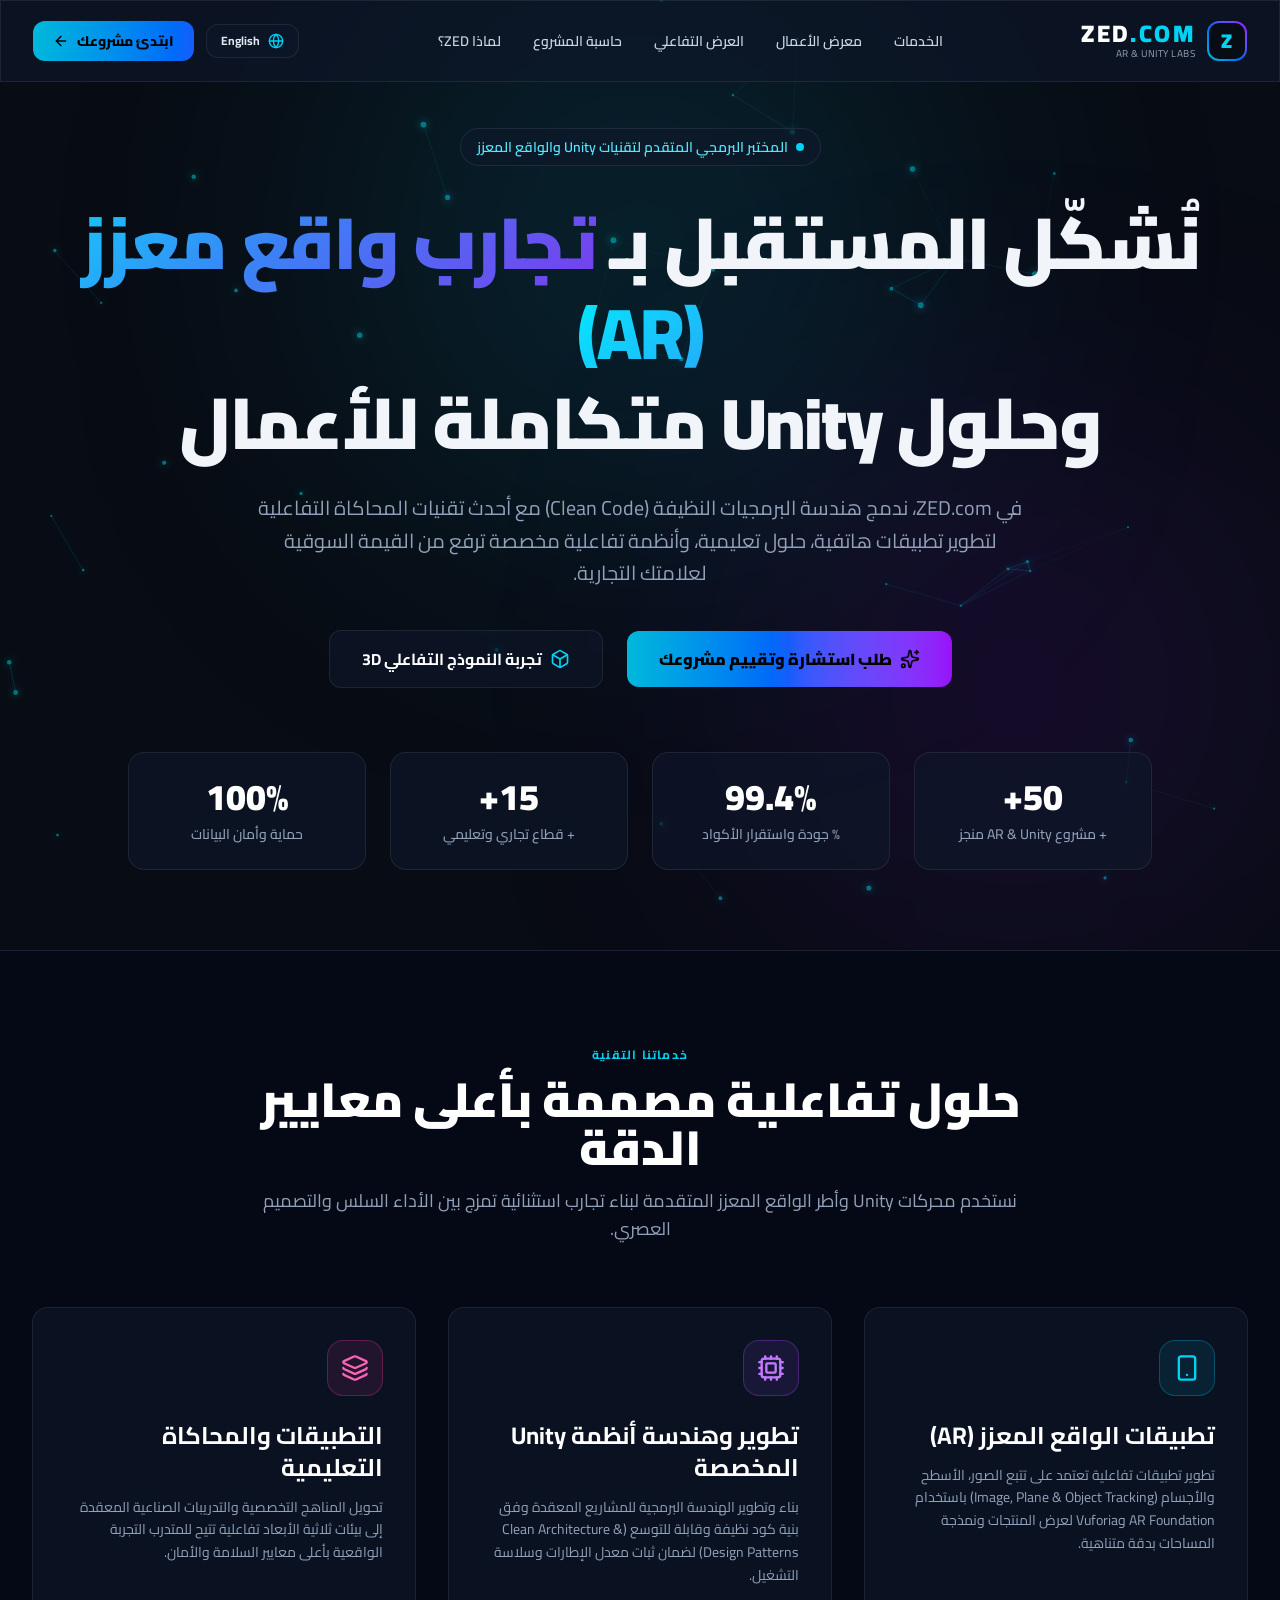
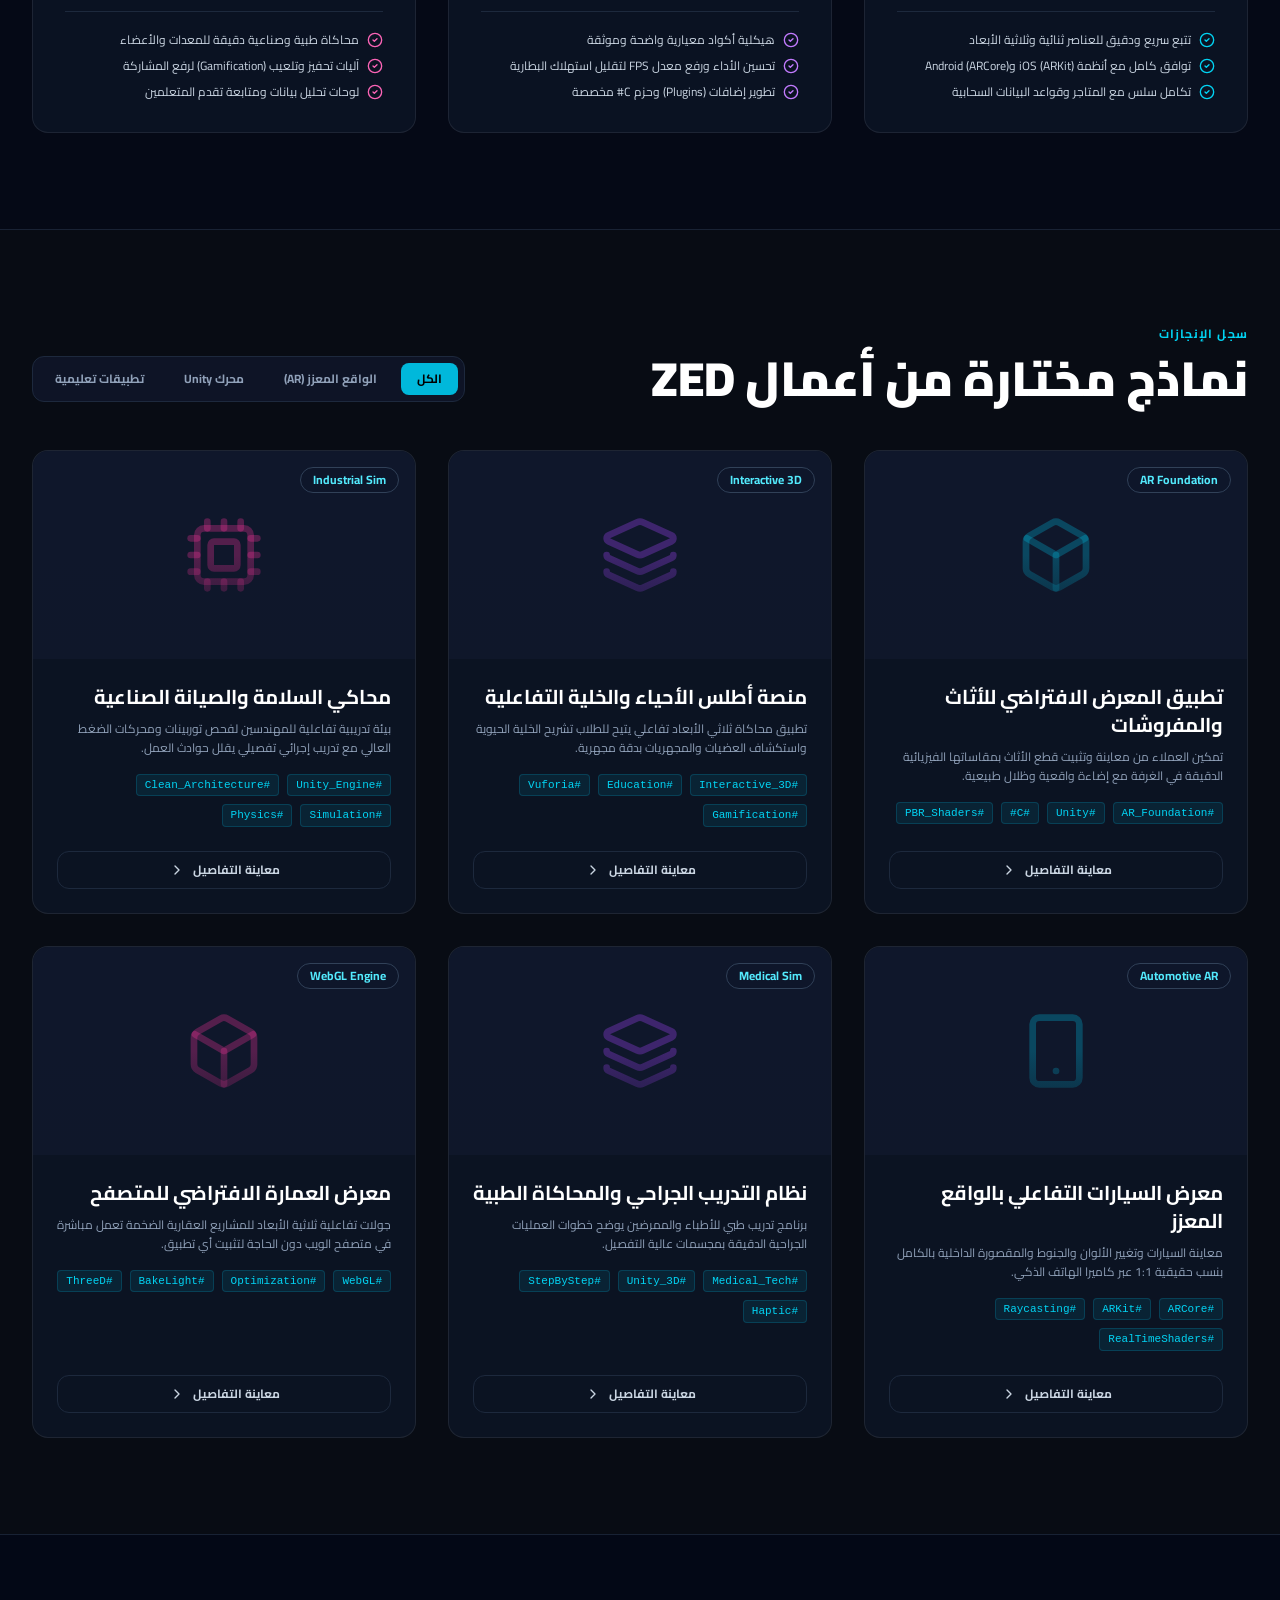
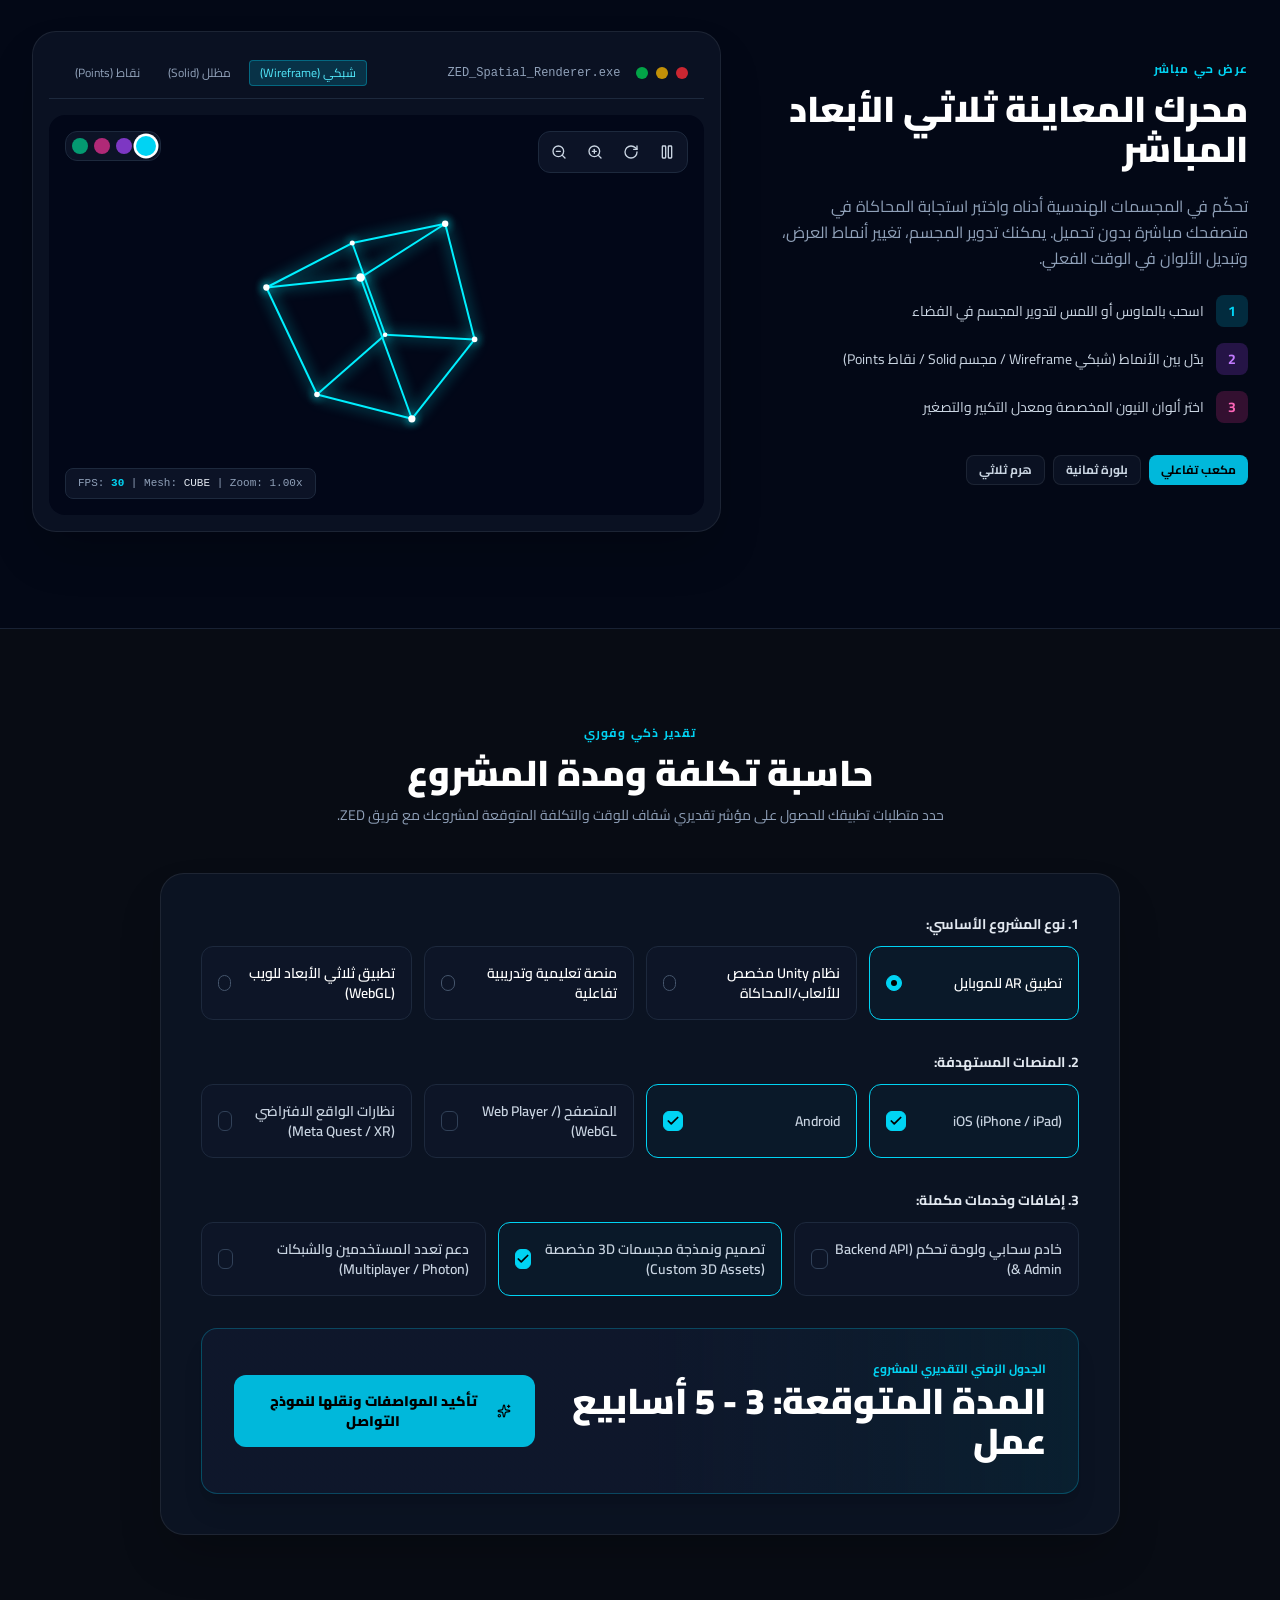
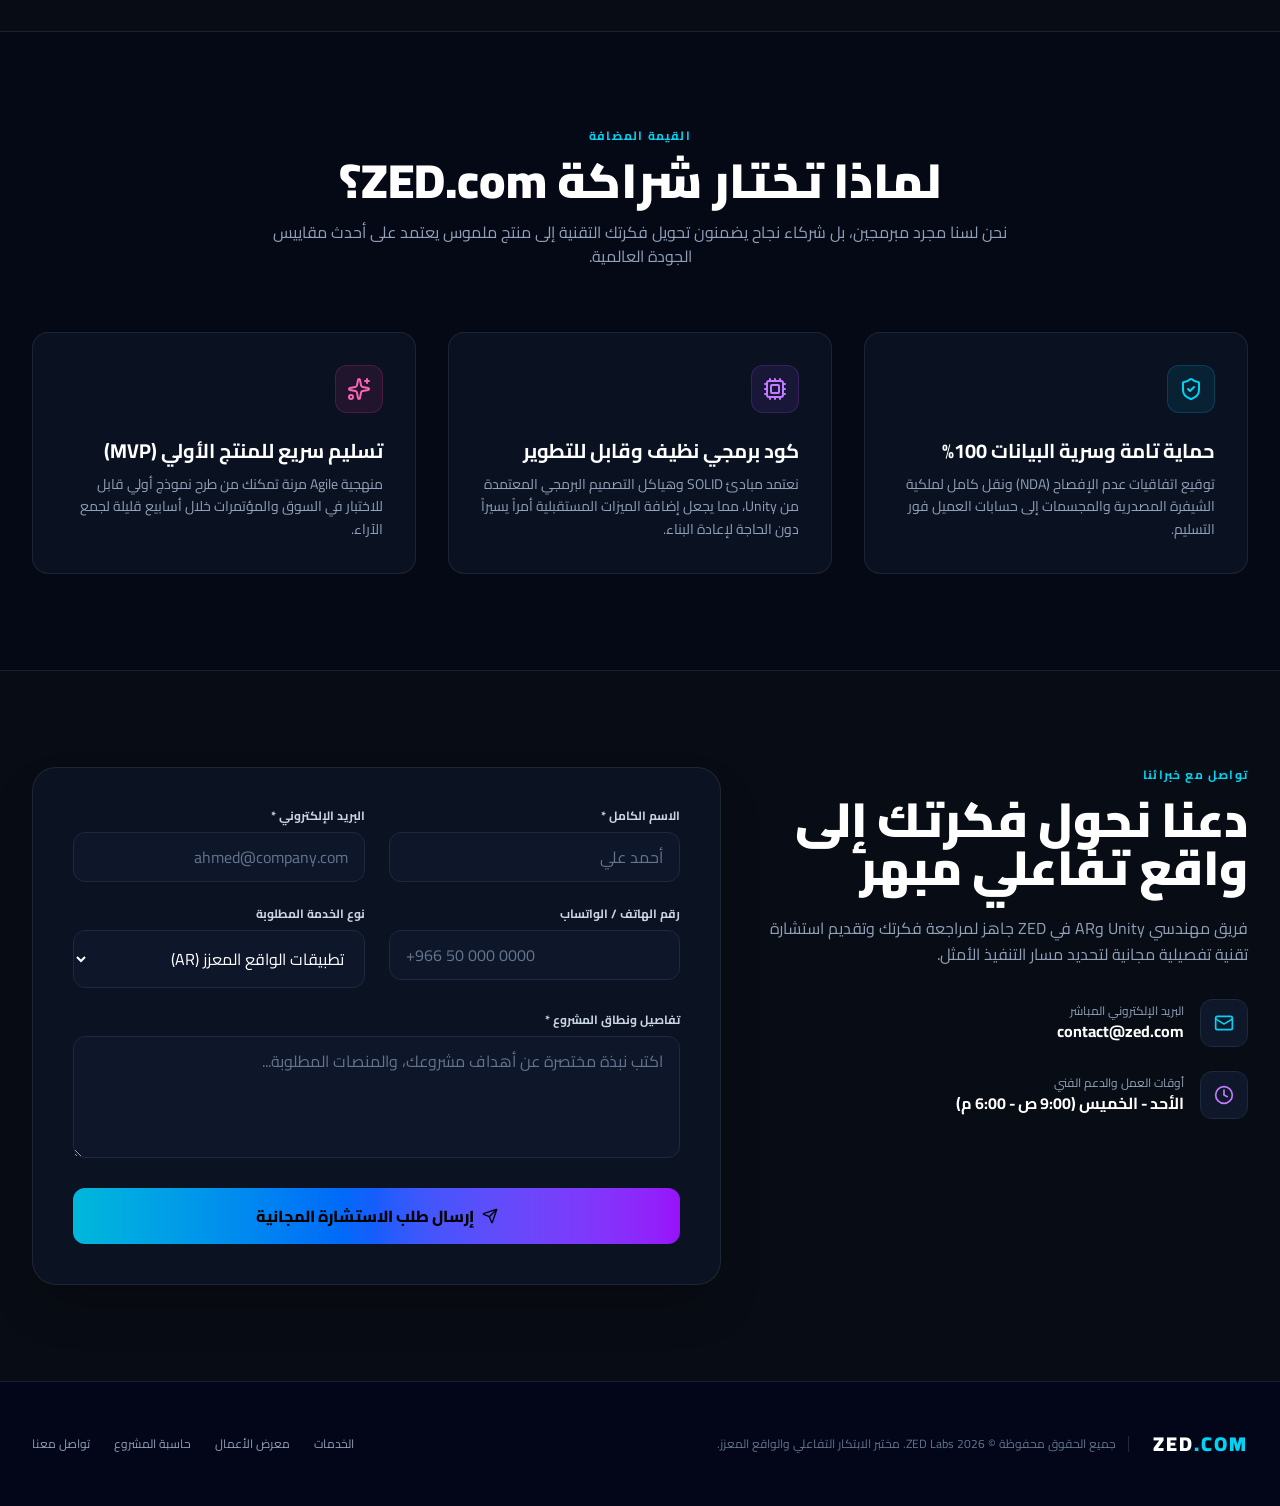
<file: docs/index.html>
<!doctype html>
<html lang="ar" dir="rtl" class="scroll-smooth dark">
  <head>
    <meta charset="UTF-8" />
    <meta name="viewport" content="width=device-width, initial-scale=1.0" />
    <title>ZED.com | AR & Unity Solutions</title>
    <meta name="description" content="حلول الواقع المعزز وتطوير Unity الاحترافية - المختبر البرمجي المتقدم للتجارب التفاعلية والألعاب" />
    <meta property="og:title" content="ZED.com | AR & Unity Solutions" />
    <meta property="og:description" content="حلول الواقع المعزز وتطوير Unity الاحترافية - المختبر البرمجي المتقدم للتجارب التفاعلية والألعاب" />
    <meta property="og:type" content="website" />
    <meta name="twitter:card" content="summary_large_image" />
    <link rel="preconnect" href="https://fonts.googleapis.com">
    <link rel="preconnect" href="https://fonts.gstatic.com" crossorigin>
    <link href="https://fonts.googleapis.com/css2?family=Cairo:wght@300;400;500;600;700;800;900&family=Tajawal:wght@400;500;700;900&display=swap" rel="stylesheet">
    <script type="module" crossorigin src="./assets/index-L3eyDELz.js"></script>
    <link rel="stylesheet" crossorigin href="./assets/index-BGLuD5Wv.css">
  </head>
  <body class="bg-[#080C14] text-slate-100 antialiased selection:bg-cyan-500 selection:text-black">
    <div id="root"></div>
  </body>
</html>
</file>
<file: docs/assets/index-BGLuD5Wv.css>
/*! tailwindcss v4.3.3 | MIT License | https://tailwindcss.com */
@layer properties{@supports (((-webkit-hyphens:none)) and (not (margin-trim:inline))) or ((-moz-orient:inline) and (not (color:rgb(from red r g b)))){*,:before,:after,::backdrop{--tw-translate-x:0;--tw-translate-y:0;--tw-translate-z:0;--tw-scale-x:1;--tw-scale-y:1;--tw-scale-z:1;--tw-space-y-reverse:0;--tw-border-style:solid;--tw-gradient-position:initial;--tw-gradient-from:#0000;--tw-gradient-via:#0000;--tw-gradient-to:#0000;--tw-gradient-stops:initial;--tw-gradient-via-stops:initial;--tw-gradient-from-position:0%;--tw-gradient-via-position:50%;--tw-gradient-to-position:100%;--tw-leading:initial;--tw-font-weight:initial;--tw-tracking:initial;--tw-shadow:0 0 #0000;--tw-shadow-color:initial;--tw-shadow-alpha:100%;--tw-inset-shadow:0 0 #0000;--tw-inset-shadow-color:initial;--tw-inset-shadow-alpha:100%;--tw-ring-color:initial;--tw-ring-shadow:0 0 #0000;--tw-inset-ring-color:initial;--tw-inset-ring-shadow:0 0 #0000;--tw-ring-inset:initial;--tw-ring-offset-width:0px;--tw-ring-offset-color:#fff;--tw-ring-offset-shadow:0 0 #0000;--tw-blur:initial;--tw-brightness:initial;--tw-contrast:initial;--tw-grayscale:initial;--tw-hue-rotate:initial;--tw-invert:initial;--tw-opacity:initial;--tw-saturate:initial;--tw-sepia:initial;--tw-drop-shadow:initial;--tw-drop-shadow-color:initial;--tw-drop-shadow-alpha:100%;--tw-drop-shadow-size:initial;--tw-backdrop-blur:initial;--tw-backdrop-brightness:initial;--tw-backdrop-contrast:initial;--tw-backdrop-grayscale:initial;--tw-backdrop-hue-rotate:initial;--tw-backdrop-invert:initial;--tw-backdrop-opacity:initial;--tw-backdrop-saturate:initial;--tw-backdrop-sepia:initial;--tw-duration:initial}}}@layer theme{:root,:host{--font-sans:-apple-system, BlinkMacSystemFont, "Segoe UI", Roboto, "Helvetica Neue", "Noto Sans", Arial, sans-serif, "Apple Color Emoji", "Segoe UI Emoji", "Segoe UI Symbol", "Noto Color Emoji";--font-mono:ui-monospace, SFMono-Regular, Menlo, Monaco, Consolas, "Liberation Mono", "Courier New", monospace;--color-red-500:oklch(63.7% .237 25.331);--color-yellow-500:oklch(79.5% .184 86.047);--color-green-500:oklch(72.3% .219 149.579);--color-emerald-400:oklch(76.5% .177 163.223);--color-cyan-300:oklch(86.5% .127 207.078);--color-cyan-400:oklch(78.9% .154 211.53);--color-cyan-500:oklch(71.5% .143 215.221);--color-cyan-950:oklch(30.2% .056 229.695);--color-blue-500:oklch(62.3% .214 259.815);--color-blue-600:oklch(54.6% .245 262.881);--color-purple-300:oklch(82.7% .119 306.383);--color-purple-400:oklch(71.4% .203 305.504);--color-purple-500:oklch(62.7% .265 303.9);--color-purple-600:oklch(55.8% .288 302.321);--color-pink-300:oklch(82.3% .12 346.018);--color-pink-400:oklch(71.8% .202 349.761);--color-pink-500:oklch(65.6% .241 354.308);--color-slate-100:oklch(96.8% .007 247.896);--color-slate-200:oklch(92.9% .013 255.508);--color-slate-300:oklch(86.9% .022 252.894);--color-slate-400:oklch(70.4% .04 256.788);--color-slate-500:oklch(55.4% .046 257.417);--color-slate-600:oklch(44.6% .043 257.281);--color-slate-700:oklch(37.2% .044 257.287);--color-slate-800:oklch(27.9% .041 260.031);--color-slate-900:oklch(20.8% .042 265.755);--color-slate-950:oklch(12.9% .042 264.695);--color-black:#000;--color-white:#fff;--spacing:.25rem;--container-lg:32rem;--container-2xl:42rem;--container-3xl:48rem;--container-5xl:64rem;--container-7xl:80rem;--text-xs:.75rem;--text-xs--line-height:calc(1 / .75);--text-sm:.875rem;--text-sm--line-height:calc(1.25 / .875);--text-base:1rem;--text-base--line-height:calc(1.5 / 1);--text-lg:1.125rem;--text-lg--line-height:calc(1.75 / 1.125);--text-xl:1.25rem;--text-xl--line-height:calc(1.75 / 1.25);--text-2xl:1.5rem;--text-2xl--line-height:calc(2 / 1.5);--text-3xl:1.875rem;--text-3xl--line-height:calc(2.25 / 1.875);--text-4xl:2.25rem;--text-4xl--line-height:calc(2.5 / 2.25);--text-5xl:3rem;--text-5xl--line-height:1;--text-6xl:3.75rem;--text-6xl--line-height:1;--text-7xl:4.5rem;--text-7xl--line-height:1;--font-weight-normal:400;--font-weight-medium:500;--font-weight-semibold:600;--font-weight-bold:700;--font-weight-extrabold:800;--font-weight-black:900;--tracking-tight:-.025em;--tracking-wider:.05em;--tracking-widest:.1em;--leading-tight:1.25;--leading-relaxed:1.625;--radius-md:.375rem;--radius-lg:.5rem;--radius-xl:.75rem;--radius-2xl:1rem;--radius-3xl:1.5rem;--animate-pulse:pulse 2s cubic-bezier(.4, 0, .6, 1) infinite;--blur-md:12px;--blur-xl:24px;--default-transition-duration:.15s;--default-transition-timing-function:cubic-bezier(.4, 0, .2, 1);--default-font-family:var(--font-sans);--default-mono-font-family:var(--font-mono)}}@layer base{*,:after,:before,::backdrop{box-sizing:border-box;border:0 solid;margin:0;padding:0}::file-selector-button{box-sizing:border-box;border:0 solid;margin:0;padding:0}html,:host{-webkit-text-size-adjust:100%;tab-size:4;line-height:1.5;font-family:var(--default-font-family,-apple-system, BlinkMacSystemFont, "Segoe UI", Roboto, "Helvetica Neue", "Noto Sans", Arial, sans-serif, "Apple Color Emoji", "Segoe UI Emoji", "Segoe UI Symbol", "Noto Color Emoji");font-feature-settings:var(--default-font-feature-settings,normal);font-variation-settings:var(--default-font-variation-settings,normal);-webkit-tap-highlight-color:transparent}hr{height:0;color:inherit;border-top-width:1px}abbr:where([title]){-webkit-text-decoration:underline dotted;text-decoration:underline dotted}h1,h2,h3,h4,h5,h6{font-size:inherit;font-weight:inherit}a{color:inherit;-webkit-text-decoration:inherit;-webkit-text-decoration:inherit;-webkit-text-decoration:inherit;-webkit-text-decoration:inherit;text-decoration:inherit}b,strong{font-weight:bolder}code,kbd,samp,pre{font-family:var(--default-mono-font-family,ui-monospace, SFMono-Regular, Menlo, Monaco, Consolas, "Liberation Mono", "Courier New", monospace);font-feature-settings:var(--default-mono-font-feature-settings,normal);font-variation-settings:var(--default-mono-font-variation-settings,normal);font-size:1em}small{font-size:80%}sub,sup{vertical-align:baseline;font-size:75%;line-height:0;position:relative}sub{bottom:-.25em}sup{top:-.5em}table{text-indent:0;border-color:inherit;border-collapse:collapse}:-moz-focusring:where(:not(iframe)){outline:auto}progress{vertical-align:baseline}summary{display:list-item}ol,ul,menu{list-style:none}img,svg,video,canvas,audio,iframe,embed,object{vertical-align:middle;display:block}img,video{max-width:100%;height:auto}button,input,select,optgroup,textarea{font:inherit;font-feature-settings:inherit;font-variation-settings:inherit;letter-spacing:inherit;color:inherit;opacity:1;background-color:#0000;border-radius:0}::file-selector-button{font:inherit;font-feature-settings:inherit;font-variation-settings:inherit;letter-spacing:inherit;color:inherit;opacity:1;background-color:#0000;border-radius:0}:where(select:is([multiple],[size])) optgroup{font-weight:bolder}:where(select:is([multiple],[size])) optgroup option{padding-inline-start:20px}::file-selector-button{margin-inline-end:4px}::placeholder{opacity:1}@supports (not ((-webkit-appearance:-apple-pay-button))) or (contain-intrinsic-size:1px){::placeholder{color:currentColor}@supports (color:color-mix(in lab, red, red)){::placeholder{color:color-mix(in oklab, currentcolor 50%, transparent)}}}textarea{resize:vertical}::-webkit-search-decoration{-webkit-appearance:none}::-webkit-date-and-time-value{min-height:1lh;text-align:inherit}::-webkit-datetime-edit{display:inline-flex}::-webkit-datetime-edit-fields-wrapper{padding:0}::-webkit-datetime-edit{padding-block:0}::-webkit-datetime-edit-year-field{padding-block:0}::-webkit-datetime-edit-month-field{padding-block:0}::-webkit-datetime-edit-day-field{padding-block:0}::-webkit-datetime-edit-hour-field{padding-block:0}::-webkit-datetime-edit-minute-field{padding-block:0}::-webkit-datetime-edit-second-field{padding-block:0}::-webkit-datetime-edit-millisecond-field{padding-block:0}::-webkit-datetime-edit-meridiem-field{padding-block:0}::-webkit-calendar-picker-indicator{line-height:1}:-moz-ui-invalid{box-shadow:none}button,input:where([type=button],[type=reset],[type=submit]){appearance:button}::file-selector-button{appearance:button}::-webkit-inner-spin-button{height:auto}::-webkit-outer-spin-button{height:auto}[hidden]:where(:not([hidden=until-found])){display:none!important}*{border-color:#ffffff14}body{color:#f8fafc;background-color:#080c14;font-family:Cairo,Tajawal,system-ui,-apple-system,sans-serif;overflow-x:hidden}}@layer components;@layer utilities{.pointer-events-none{pointer-events:none}.absolute{position:absolute}.fixed{position:fixed}.relative{position:relative}.inset-0{inset:0}.top-0{top:0}.top-1\/4{top:25%}.top-4{top:calc(var(--spacing) * 4)}.top-5{top:calc(var(--spacing) * 5)}.right-0{right:0}.right-4{right:calc(var(--spacing) * 4)}.right-10{right:calc(var(--spacing) * 10)}.bottom-4{bottom:calc(var(--spacing) * 4)}.bottom-10{bottom:calc(var(--spacing) * 10)}.left-0{left:0}.left-1\/2{left:50%}.left-4{left:calc(var(--spacing) * 4)}.left-5{left:calc(var(--spacing) * 5)}.z-0{z-index:0}.z-10{z-index:10}.z-20{z-index:20}.z-50{z-index:50}.mx-2{margin-inline:calc(var(--spacing) * 2)}.mx-auto{margin-inline:auto}.mt-1{margin-top:var(--spacing)}.mr-3{margin-right:calc(var(--spacing) * 3)}.mb-1{margin-bottom:var(--spacing)}.mb-2{margin-bottom:calc(var(--spacing) * 2)}.mb-3{margin-bottom:calc(var(--spacing) * 3)}.mb-4{margin-bottom:calc(var(--spacing) * 4)}.mb-6{margin-bottom:calc(var(--spacing) * 6)}.mb-8{margin-bottom:calc(var(--spacing) * 8)}.mb-10{margin-bottom:calc(var(--spacing) * 10)}.mb-12{margin-bottom:calc(var(--spacing) * 12)}.mb-16{margin-bottom:calc(var(--spacing) * 16)}.block{display:block}.contents{display:contents}.flex{display:flex}.grid{display:grid}.hidden{display:none}.inline-flex{display:inline-flex}.h-1\.5{height:calc(var(--spacing) * 1.5)}.h-2{height:calc(var(--spacing) * 2)}.h-3{height:calc(var(--spacing) * 3)}.h-3\.5{height:calc(var(--spacing) * 3.5)}.h-4{height:calc(var(--spacing) * 4)}.h-5{height:calc(var(--spacing) * 5)}.h-6{height:calc(var(--spacing) * 6)}.h-7{height:calc(var(--spacing) * 7)}.h-8{height:calc(var(--spacing) * 8)}.h-10{height:calc(var(--spacing) * 10)}.h-12{height:calc(var(--spacing) * 12)}.h-14{height:calc(var(--spacing) * 14)}.h-20{height:calc(var(--spacing) * 20)}.h-52{height:calc(var(--spacing) * 52)}.h-\[400px\]{height:400px}.h-\[450px\]{height:450px}.h-\[550px\]{height:550px}.h-full{height:100%}.min-h-screen{min-height:100vh}.w-1\.5{width:calc(var(--spacing) * 1.5)}.w-2{width:calc(var(--spacing) * 2)}.w-3{width:calc(var(--spacing) * 3)}.w-3\.5{width:calc(var(--spacing) * 3.5)}.w-4{width:calc(var(--spacing) * 4)}.w-5{width:calc(var(--spacing) * 5)}.w-6{width:calc(var(--spacing) * 6)}.w-7{width:calc(var(--spacing) * 7)}.w-8{width:calc(var(--spacing) * 8)}.w-10{width:calc(var(--spacing) * 10)}.w-12{width:calc(var(--spacing) * 12)}.w-14{width:calc(var(--spacing) * 14)}.w-20{width:calc(var(--spacing) * 20)}.w-\[450px\]{width:450px}.w-\[550px\]{width:550px}.w-full{width:100%}.max-w-2xl{max-width:var(--container-2xl)}.max-w-3xl{max-width:var(--container-3xl)}.max-w-5xl{max-width:var(--container-5xl)}.max-w-7xl{max-width:var(--container-7xl)}.max-w-lg{max-width:var(--container-lg)}.flex-1{flex:1}.shrink-0{flex-shrink:0}.-translate-x-1\/2{--tw-translate-x:calc(calc(1 / 2 * 100%) * -1);translate:var(--tw-translate-x) var(--tw-translate-y)}.-translate-y-1\/2{--tw-translate-y:calc(calc(1 / 2 * 100%) * -1);translate:var(--tw-translate-x) var(--tw-translate-y)}.scale-125{--tw-scale-x:125%;--tw-scale-y:125%;--tw-scale-z:125%;scale:var(--tw-scale-x) var(--tw-scale-y)}.animate-pulse{animation:var(--animate-pulse)}.cursor-grab{cursor:grab}.cursor-pointer{cursor:pointer}.touch-none{touch-action:none}.resize{resize:both}.grid-cols-1{grid-template-columns:repeat(1,minmax(0,1fr))}.grid-cols-2{grid-template-columns:repeat(2,minmax(0,1fr))}.flex-col{flex-direction:column}.flex-wrap{flex-wrap:wrap}.items-center{align-items:center}.justify-between{justify-content:space-between}.justify-center{justify-content:center}.gap-1\.5{gap:calc(var(--spacing) * 1.5)}.gap-2{gap:calc(var(--spacing) * 2)}.gap-3{gap:calc(var(--spacing) * 3)}.gap-4{gap:calc(var(--spacing) * 4)}.gap-6{gap:calc(var(--spacing) * 6)}.gap-8{gap:calc(var(--spacing) * 8)}.gap-12{gap:calc(var(--spacing) * 12)}:where(.space-y-2\.5>:not(:last-child)){--tw-space-y-reverse:0;margin-block-start:calc(calc(var(--spacing) * 2.5) * var(--tw-space-y-reverse));margin-block-end:calc(calc(var(--spacing) * 2.5) * calc(1 - var(--tw-space-y-reverse)))}:where(.space-y-4>:not(:last-child)){--tw-space-y-reverse:0;margin-block-start:calc(calc(var(--spacing) * 4) * var(--tw-space-y-reverse));margin-block-end:calc(calc(var(--spacing) * 4) * calc(1 - var(--tw-space-y-reverse)))}:where(.space-y-6>:not(:last-child)){--tw-space-y-reverse:0;margin-block-start:calc(calc(var(--spacing) * 6) * var(--tw-space-y-reverse));margin-block-end:calc(calc(var(--spacing) * 6) * calc(1 - var(--tw-space-y-reverse)))}:where(.space-y-8>:not(:last-child)){--tw-space-y-reverse:0;margin-block-start:calc(calc(var(--spacing) * 8) * var(--tw-space-y-reverse));margin-block-end:calc(calc(var(--spacing) * 8) * calc(1 - var(--tw-space-y-reverse)))}.overflow-hidden{overflow:hidden}.scroll-smooth{scroll-behavior:smooth}.rounded{border-radius:.25rem}.rounded-2xl{border-radius:var(--radius-2xl)}.rounded-3xl{border-radius:var(--radius-3xl)}.rounded-\[10px\]{border-radius:10px}.rounded-full{border-radius:2147483647px}.rounded-lg{border-radius:var(--radius-lg)}.rounded-md{border-radius:var(--radius-md)}.rounded-xl{border-radius:var(--radius-xl)}.border{border-style:var(--tw-border-style);border-width:1px}.border-t{border-top-style:var(--tw-border-style);border-top-width:1px}.border-t-2{border-top-style:var(--tw-border-style);border-top-width:2px}.border-r{border-right-style:var(--tw-border-style);border-right-width:1px}.border-b{border-bottom-style:var(--tw-border-style);border-bottom-width:1px}.border-cyan-400{border-color:var(--color-cyan-400)}.border-cyan-500\/20{border-color:#00b7d733}@supports (color:color-mix(in lab, red, red)){.border-cyan-500\/20{border-color:color-mix(in oklab, var(--color-cyan-500) 20%, transparent)}}.border-cyan-500\/30{border-color:#00b7d74d}@supports (color:color-mix(in lab, red, red)){.border-cyan-500\/30{border-color:color-mix(in oklab, var(--color-cyan-500) 30%, transparent)}}.border-cyan-500\/40{border-color:#00b7d766}@supports (color:color-mix(in lab, red, red)){.border-cyan-500\/40{border-color:color-mix(in oklab, var(--color-cyan-500) 40%, transparent)}}.border-pink-500\/20{border-color:#f6339a33}@supports (color:color-mix(in lab, red, red)){.border-pink-500\/20{border-color:color-mix(in oklab, var(--color-pink-500) 20%, transparent)}}.border-pink-500\/30{border-color:#f6339a4d}@supports (color:color-mix(in lab, red, red)){.border-pink-500\/30{border-color:color-mix(in oklab, var(--color-pink-500) 30%, transparent)}}.border-pink-500\/40{border-color:#f6339a66}@supports (color:color-mix(in lab, red, red)){.border-pink-500\/40{border-color:color-mix(in oklab, var(--color-pink-500) 40%, transparent)}}.border-purple-500\/20{border-color:#ac4bff33}@supports (color:color-mix(in lab, red, red)){.border-purple-500\/20{border-color:color-mix(in oklab, var(--color-purple-500) 20%, transparent)}}.border-purple-500\/30{border-color:#ac4bff4d}@supports (color:color-mix(in lab, red, red)){.border-purple-500\/30{border-color:color-mix(in oklab, var(--color-purple-500) 30%, transparent)}}.border-purple-500\/40{border-color:#ac4bff66}@supports (color:color-mix(in lab, red, red)){.border-purple-500\/40{border-color:color-mix(in oklab, var(--color-purple-500) 40%, transparent)}}.border-slate-600{border-color:var(--color-slate-600)}.border-slate-700{border-color:var(--color-slate-700)}.border-slate-700\/80{border-color:#314158cc}@supports (color:color-mix(in lab, red, red)){.border-slate-700\/80{border-color:color-mix(in oklab, var(--color-slate-700) 80%, transparent)}}.border-slate-800{border-color:var(--color-slate-800)}.border-slate-800\/80{border-color:#1d293dcc}@supports (color:color-mix(in lab, red, red)){.border-slate-800\/80{border-color:color-mix(in oklab, var(--color-slate-800) 80%, transparent)}}.border-t-blue-500{border-top-color:var(--color-blue-500)}.border-t-cyan-500{border-top-color:var(--color-cyan-500)}.border-t-pink-500{border-top-color:var(--color-pink-500)}.border-t-purple-500{border-top-color:var(--color-purple-500)}.bg-\[\#080C14\]{background-color:#080c14}.bg-\[\#080C14\]\/95{background-color:oklab(15.4209% -.00218482 -.018411/.95)}.bg-black{background-color:var(--color-black)}.bg-black\/80{background-color:#000c}@supports (color:color-mix(in lab, red, red)){.bg-black\/80{background-color:color-mix(in oklab, var(--color-black) 80%, transparent)}}.bg-cyan-400{background-color:var(--color-cyan-400)}.bg-cyan-500{background-color:var(--color-cyan-500)}.bg-cyan-500\/10{background-color:#00b7d71a}@supports (color:color-mix(in lab, red, red)){.bg-cyan-500\/10{background-color:color-mix(in oklab, var(--color-cyan-500) 10%, transparent)}}.bg-cyan-500\/15{background-color:#00b7d726}@supports (color:color-mix(in lab, red, red)){.bg-cyan-500\/15{background-color:color-mix(in oklab, var(--color-cyan-500) 15%, transparent)}}.bg-cyan-500\/20{background-color:#00b7d733}@supports (color:color-mix(in lab, red, red)){.bg-cyan-500\/20{background-color:color-mix(in oklab, var(--color-cyan-500) 20%, transparent)}}.bg-cyan-950\/20{background-color:#05334533}@supports (color:color-mix(in lab, red, red)){.bg-cyan-950\/20{background-color:color-mix(in oklab, var(--color-cyan-950) 20%, transparent)}}.bg-emerald-400{background-color:var(--color-emerald-400)}.bg-green-500\/80{background-color:#00c758cc}@supports (color:color-mix(in lab, red, red)){.bg-green-500\/80{background-color:color-mix(in oklab, var(--color-green-500) 80%, transparent)}}.bg-pink-500{background-color:var(--color-pink-500)}.bg-pink-500\/10{background-color:#f6339a1a}@supports (color:color-mix(in lab, red, red)){.bg-pink-500\/10{background-color:color-mix(in oklab, var(--color-pink-500) 10%, transparent)}}.bg-pink-500\/20{background-color:#f6339a33}@supports (color:color-mix(in lab, red, red)){.bg-pink-500\/20{background-color:color-mix(in oklab, var(--color-pink-500) 20%, transparent)}}.bg-purple-500{background-color:var(--color-purple-500)}.bg-purple-500\/10{background-color:#ac4bff1a}@supports (color:color-mix(in lab, red, red)){.bg-purple-500\/10{background-color:color-mix(in oklab, var(--color-purple-500) 10%, transparent)}}.bg-purple-500\/20{background-color:#ac4bff33}@supports (color:color-mix(in lab, red, red)){.bg-purple-500\/20{background-color:color-mix(in oklab, var(--color-purple-500) 20%, transparent)}}.bg-purple-600\/15{background-color:#9810fa26}@supports (color:color-mix(in lab, red, red)){.bg-purple-600\/15{background-color:color-mix(in oklab, var(--color-purple-600) 15%, transparent)}}.bg-red-500\/80{background-color:#fb2c36cc}@supports (color:color-mix(in lab, red, red)){.bg-red-500\/80{background-color:color-mix(in oklab, var(--color-red-500) 80%, transparent)}}.bg-slate-900{background-color:var(--color-slate-900)}.bg-slate-900\/60{background-color:#0f172b99}@supports (color:color-mix(in lab, red, red)){.bg-slate-900\/60{background-color:color-mix(in oklab, var(--color-slate-900) 60%, transparent)}}.bg-slate-900\/80{background-color:#0f172bcc}@supports (color:color-mix(in lab, red, red)){.bg-slate-900\/80{background-color:color-mix(in oklab, var(--color-slate-900) 80%, transparent)}}.bg-slate-900\/90{background-color:#0f172be6}@supports (color:color-mix(in lab, red, red)){.bg-slate-900\/90{background-color:color-mix(in oklab, var(--color-slate-900) 90%, transparent)}}.bg-slate-950{background-color:var(--color-slate-950)}.bg-slate-950\/50{background-color:#02061880}@supports (color:color-mix(in lab, red, red)){.bg-slate-950\/50{background-color:color-mix(in oklab, var(--color-slate-950) 50%, transparent)}}.bg-slate-950\/70{background-color:#020618b3}@supports (color:color-mix(in lab, red, red)){.bg-slate-950\/70{background-color:color-mix(in oklab, var(--color-slate-950) 70%, transparent)}}.bg-slate-950\/90{background-color:#020618e6}@supports (color:color-mix(in lab, red, red)){.bg-slate-950\/90{background-color:color-mix(in oklab, var(--color-slate-950) 90%, transparent)}}.bg-yellow-500\/80{background-color:#edb200cc}@supports (color:color-mix(in lab, red, red)){.bg-yellow-500\/80{background-color:color-mix(in oklab, var(--color-yellow-500) 80%, transparent)}}.bg-gradient-to-r{--tw-gradient-position:to right in oklab;background-image:linear-gradient(var(--tw-gradient-stops))}.bg-gradient-to-t{--tw-gradient-position:to top in oklab;background-image:linear-gradient(var(--tw-gradient-stops))}.bg-gradient-to-tr{--tw-gradient-position:to top right in oklab;background-image:linear-gradient(var(--tw-gradient-stops))}.from-\[\#0F172A\]{--tw-gradient-from:#0f172a;--tw-gradient-stops:var(--tw-gradient-via-stops,var(--tw-gradient-position), var(--tw-gradient-from) var(--tw-gradient-from-position), var(--tw-gradient-to) var(--tw-gradient-to-position))}.from-cyan-500{--tw-gradient-from:var(--color-cyan-500);--tw-gradient-stops:var(--tw-gradient-via-stops,var(--tw-gradient-position), var(--tw-gradient-from) var(--tw-gradient-from-position), var(--tw-gradient-to) var(--tw-gradient-to-position))}.from-slate-900{--tw-gradient-from:var(--color-slate-900);--tw-gradient-stops:var(--tw-gradient-via-stops,var(--tw-gradient-position), var(--tw-gradient-from) var(--tw-gradient-from-position), var(--tw-gradient-to) var(--tw-gradient-to-position))}.via-blue-600{--tw-gradient-via:var(--color-blue-600);--tw-gradient-via-stops:var(--tw-gradient-position), var(--tw-gradient-from) var(--tw-gradient-from-position), var(--tw-gradient-via) var(--tw-gradient-via-position), var(--tw-gradient-to) var(--tw-gradient-to-position);--tw-gradient-stops:var(--tw-gradient-via-stops)}.via-slate-900{--tw-gradient-via:var(--color-slate-900);--tw-gradient-via-stops:var(--tw-gradient-position), var(--tw-gradient-from) var(--tw-gradient-from-position), var(--tw-gradient-via) var(--tw-gradient-via-position), var(--tw-gradient-to) var(--tw-gradient-to-position);--tw-gradient-stops:var(--tw-gradient-via-stops)}.via-transparent{--tw-gradient-via:transparent;--tw-gradient-via-stops:var(--tw-gradient-position), var(--tw-gradient-from) var(--tw-gradient-from-position), var(--tw-gradient-via) var(--tw-gradient-via-position), var(--tw-gradient-to) var(--tw-gradient-to-position);--tw-gradient-stops:var(--tw-gradient-via-stops)}.to-blue-600{--tw-gradient-to:var(--color-blue-600);--tw-gradient-stops:var(--tw-gradient-via-stops,var(--tw-gradient-position), var(--tw-gradient-from) var(--tw-gradient-from-position), var(--tw-gradient-to) var(--tw-gradient-to-position))}.to-cyan-950\/40{--tw-gradient-to:#05334566}@supports (color:color-mix(in lab, red, red)){.to-cyan-950\/40{--tw-gradient-to:color-mix(in oklab, var(--color-cyan-950) 40%, transparent)}}.to-cyan-950\/40{--tw-gradient-stops:var(--tw-gradient-via-stops,var(--tw-gradient-position), var(--tw-gradient-from) var(--tw-gradient-from-position), var(--tw-gradient-to) var(--tw-gradient-to-position))}.to-purple-600{--tw-gradient-to:var(--color-purple-600);--tw-gradient-stops:var(--tw-gradient-via-stops,var(--tw-gradient-position), var(--tw-gradient-from) var(--tw-gradient-from-position), var(--tw-gradient-to) var(--tw-gradient-to-position))}.to-transparent{--tw-gradient-to:transparent;--tw-gradient-stops:var(--tw-gradient-via-stops,var(--tw-gradient-position), var(--tw-gradient-from) var(--tw-gradient-from-position), var(--tw-gradient-to) var(--tw-gradient-to-position))}.stroke-\[3\]{stroke-width:3px}.p-0\.5{padding:calc(var(--spacing) * .5)}.p-1\.5{padding:calc(var(--spacing) * 1.5)}.p-2{padding:calc(var(--spacing) * 2)}.p-4{padding:calc(var(--spacing) * 4)}.p-6{padding:calc(var(--spacing) * 6)}.p-8{padding:calc(var(--spacing) * 8)}.px-2{padding-inline:calc(var(--spacing) * 2)}.px-2\.5{padding-inline:calc(var(--spacing) * 2.5)}.px-3{padding-inline:calc(var(--spacing) * 3)}.px-3\.5{padding-inline:calc(var(--spacing) * 3.5)}.px-4{padding-inline:calc(var(--spacing) * 4)}.px-5{padding-inline:calc(var(--spacing) * 5)}.px-6{padding-inline:calc(var(--spacing) * 6)}.px-8{padding-inline:calc(var(--spacing) * 8)}.py-0\.5{padding-block:calc(var(--spacing) * .5)}.py-1{padding-block:var(--spacing)}.py-1\.5{padding-block:calc(var(--spacing) * 1.5)}.py-2{padding-block:calc(var(--spacing) * 2)}.py-2\.5{padding-block:calc(var(--spacing) * 2.5)}.py-3{padding-block:calc(var(--spacing) * 3)}.py-4{padding-block:calc(var(--spacing) * 4)}.py-6{padding-block:calc(var(--spacing) * 6)}.py-12{padding-block:calc(var(--spacing) * 12)}.py-24{padding-block:calc(var(--spacing) * 24)}.pt-0{padding-top:0}.pt-2{padding-top:calc(var(--spacing) * 2)}.pt-4{padding-top:calc(var(--spacing) * 4)}.pt-5{padding-top:calc(var(--spacing) * 5)}.pt-32{padding-top:calc(var(--spacing) * 32)}.pr-3{padding-right:calc(var(--spacing) * 3)}.pb-20{padding-bottom:calc(var(--spacing) * 20)}.text-center{text-align:center}.font-\[\'Cairo\'\,sans-serif\]{font-family:Cairo,sans-serif}.font-mono{font-family:var(--font-mono)}.text-2xl{font-size:var(--text-2xl);line-height:var(--tw-leading,var(--text-2xl--line-height))}.text-3xl{font-size:var(--text-3xl);line-height:var(--tw-leading,var(--text-3xl--line-height))}.text-4xl{font-size:var(--text-4xl);line-height:var(--tw-leading,var(--text-4xl--line-height))}.text-base{font-size:var(--text-base);line-height:var(--tw-leading,var(--text-base--line-height))}.text-sm{font-size:var(--text-sm);line-height:var(--tw-leading,var(--text-sm--line-height))}.text-xl{font-size:var(--text-xl);line-height:var(--tw-leading,var(--text-xl--line-height))}.text-xs{font-size:var(--text-xs);line-height:var(--tw-leading,var(--text-xs--line-height))}.text-\[10px\]{font-size:10px}.text-\[11px\]{font-size:11px}.leading-none{--tw-leading:1;line-height:1}.leading-relaxed{--tw-leading:var(--leading-relaxed);line-height:var(--leading-relaxed)}.leading-tight{--tw-leading:var(--leading-tight);line-height:var(--leading-tight)}.font-black{--tw-font-weight:var(--font-weight-black);font-weight:var(--font-weight-black)}.font-bold{--tw-font-weight:var(--font-weight-bold);font-weight:var(--font-weight-bold)}.font-extrabold{--tw-font-weight:var(--font-weight-extrabold);font-weight:var(--font-weight-extrabold)}.font-medium{--tw-font-weight:var(--font-weight-medium);font-weight:var(--font-weight-medium)}.font-normal{--tw-font-weight:var(--font-weight-normal);font-weight:var(--font-weight-normal)}.font-semibold{--tw-font-weight:var(--font-weight-semibold);font-weight:var(--font-weight-semibold)}.tracking-tight{--tw-tracking:var(--tracking-tight);letter-spacing:var(--tracking-tight)}.tracking-wider{--tw-tracking:var(--tracking-wider);letter-spacing:var(--tracking-wider)}.tracking-widest{--tw-tracking:var(--tracking-widest);letter-spacing:var(--tracking-widest)}.text-black{color:var(--color-black)}.text-cyan-300{color:var(--color-cyan-300)}.text-cyan-400{color:var(--color-cyan-400)}.text-cyan-500\/30{color:#00b7d74d}@supports (color:color-mix(in lab, red, red)){.text-cyan-500\/30{color:color-mix(in oklab, var(--color-cyan-500) 30%, transparent)}}.text-pink-300{color:var(--color-pink-300)}.text-pink-400{color:var(--color-pink-400)}.text-pink-500\/30{color:#f6339a4d}@supports (color:color-mix(in lab, red, red)){.text-pink-500\/30{color:color-mix(in oklab, var(--color-pink-500) 30%, transparent)}}.text-purple-300{color:var(--color-purple-300)}.text-purple-400{color:var(--color-purple-400)}.text-purple-500\/30{color:#ac4bff4d}@supports (color:color-mix(in lab, red, red)){.text-purple-500\/30{color:color-mix(in oklab, var(--color-purple-500) 30%, transparent)}}.text-slate-100{color:var(--color-slate-100)}.text-slate-200{color:var(--color-slate-200)}.text-slate-300{color:var(--color-slate-300)}.text-slate-400{color:var(--color-slate-400)}.text-slate-500{color:var(--color-slate-500)}.text-white{color:var(--color-white)}.uppercase{text-transform:uppercase}.antialiased{-webkit-font-smoothing:antialiased;-moz-osx-font-smoothing:grayscale}.placeholder-slate-500::placeholder{color:var(--color-slate-500)}.opacity-45{opacity:.45}.opacity-70{opacity:.7}.shadow-2xl{--tw-shadow:0 25px 50px -12px var(--tw-shadow-color,#00000040);box-shadow:var(--tw-inset-shadow), var(--tw-inset-ring-shadow), var(--tw-ring-offset-shadow), var(--tw-ring-shadow), var(--tw-shadow)}.shadow-xl{--tw-shadow:0 20px 25px -5px var(--tw-shadow-color,#0000001a), 0 8px 10px -6px var(--tw-shadow-color,#0000001a);box-shadow:var(--tw-inset-shadow), var(--tw-inset-ring-shadow), var(--tw-ring-offset-shadow), var(--tw-ring-shadow), var(--tw-shadow)}.ring-2{--tw-ring-shadow:var(--tw-ring-inset,) 0 0 0 calc(2px + var(--tw-ring-offset-width)) var(--tw-ring-color,currentcolor);box-shadow:var(--tw-inset-shadow), var(--tw-inset-ring-shadow), var(--tw-ring-offset-shadow), var(--tw-ring-shadow), var(--tw-shadow)}.ring-white{--tw-ring-color:var(--color-white)}.blur-\[140px\]{--tw-blur:blur(140px);filter:var(--tw-blur,) var(--tw-brightness,) var(--tw-contrast,) var(--tw-grayscale,) var(--tw-hue-rotate,) var(--tw-invert,) var(--tw-saturate,) var(--tw-sepia,) var(--tw-drop-shadow,)}.backdrop-blur-md{--tw-backdrop-blur:blur(var(--blur-md));-webkit-backdrop-filter:var(--tw-backdrop-blur,) var(--tw-backdrop-brightness,) var(--tw-backdrop-contrast,) var(--tw-backdrop-grayscale,) var(--tw-backdrop-hue-rotate,) var(--tw-backdrop-invert,) var(--tw-backdrop-opacity,) var(--tw-backdrop-saturate,) var(--tw-backdrop-sepia,);backdrop-filter:var(--tw-backdrop-blur,) var(--tw-backdrop-brightness,) var(--tw-backdrop-contrast,) var(--tw-backdrop-grayscale,) var(--tw-backdrop-hue-rotate,) var(--tw-backdrop-invert,) var(--tw-backdrop-opacity,) var(--tw-backdrop-saturate,) var(--tw-backdrop-sepia,)}.backdrop-blur-xl{--tw-backdrop-blur:blur(var(--blur-xl));-webkit-backdrop-filter:var(--tw-backdrop-blur,) var(--tw-backdrop-brightness,) var(--tw-backdrop-contrast,) var(--tw-backdrop-grayscale,) var(--tw-backdrop-hue-rotate,) var(--tw-backdrop-invert,) var(--tw-backdrop-opacity,) var(--tw-backdrop-saturate,) var(--tw-backdrop-sepia,);backdrop-filter:var(--tw-backdrop-blur,) var(--tw-backdrop-brightness,) var(--tw-backdrop-contrast,) var(--tw-backdrop-grayscale,) var(--tw-backdrop-hue-rotate,) var(--tw-backdrop-invert,) var(--tw-backdrop-opacity,) var(--tw-backdrop-saturate,) var(--tw-backdrop-sepia,)}.transition-all{transition-property:all;transition-timing-function:var(--tw-ease,var(--default-transition-timing-function));transition-duration:var(--tw-duration,var(--default-transition-duration))}.transition-colors{transition-property:color,background-color,border-color,outline-color,text-decoration-color,fill,stroke,--tw-gradient-from,--tw-gradient-via,--tw-gradient-to;transition-timing-function:var(--tw-ease,var(--default-transition-timing-function));transition-duration:var(--tw-duration,var(--default-transition-duration))}.transition-transform{transition-property:transform,translate,scale,rotate;transition-timing-function:var(--tw-ease,var(--default-transition-timing-function));transition-duration:var(--tw-duration,var(--default-transition-duration))}.duration-300{--tw-duration:.3s;transition-duration:.3s}.duration-500{--tw-duration:.5s;transition-duration:.5s}.select-none{-webkit-user-select:none;user-select:none}@media (hover:hover){.group-hover\:scale-105:is(:where(.group):hover *){--tw-scale-x:105%;--tw-scale-y:105%;--tw-scale-z:105%;scale:var(--tw-scale-x) var(--tw-scale-y)}.group-hover\:scale-125:is(:where(.group):hover *){--tw-scale-x:125%;--tw-scale-y:125%;--tw-scale-z:125%;scale:var(--tw-scale-x) var(--tw-scale-y)}.group-hover\:rotate-45:is(:where(.group):hover *){rotate:45deg}.group-hover\:bg-cyan-500:is(:where(.group):hover *){background-color:var(--color-cyan-500)}.group-hover\:bg-pink-500:is(:where(.group):hover *){background-color:var(--color-pink-500)}.group-hover\:bg-purple-500:is(:where(.group):hover *){background-color:var(--color-purple-500)}.group-hover\:text-black:is(:where(.group):hover *){color:var(--color-black)}.group-hover\:text-cyan-400:is(:where(.group):hover *){color:var(--color-cyan-400)}}.selection\:bg-cyan-500 ::selection{background-color:var(--color-cyan-500)}.selection\:bg-cyan-500::selection{background-color:var(--color-cyan-500)}.selection\:text-black ::selection{color:var(--color-black)}.selection\:text-black::selection{color:var(--color-black)}@media (hover:hover){.hover\:scale-\[1\.02\]:hover{scale:1.02}.hover\:border-cyan-400:hover{border-color:var(--color-cyan-400)}.hover\:border-cyan-500\/40:hover{border-color:#00b7d766}@supports (color:color-mix(in lab, red, red)){.hover\:border-cyan-500\/40:hover{border-color:color-mix(in oklab, var(--color-cyan-500) 40%, transparent)}}.hover\:border-slate-700:hover{border-color:var(--color-slate-700)}.hover\:bg-cyan-400:hover{background-color:var(--color-cyan-400)}.hover\:bg-slate-800:hover{background-color:var(--color-slate-800)}.hover\:bg-slate-800\/50:hover{background-color:#1d293d80}@supports (color:color-mix(in lab, red, red)){.hover\:bg-slate-800\/50:hover{background-color:color-mix(in oklab, var(--color-slate-800) 50%, transparent)}}.hover\:text-black:hover{color:var(--color-black)}.hover\:text-cyan-400:hover{color:var(--color-cyan-400)}.hover\:text-white:hover{color:var(--color-white)}.hover\:brightness-110:hover{--tw-brightness:brightness(110%);filter:var(--tw-blur,) var(--tw-brightness,) var(--tw-contrast,) var(--tw-grayscale,) var(--tw-hue-rotate,) var(--tw-invert,) var(--tw-saturate,) var(--tw-sepia,) var(--tw-drop-shadow,)}}.focus\:border-cyan-400:focus{border-color:var(--color-cyan-400)}.focus\:outline-none:focus{--tw-outline-style:none;outline-style:none}.active\:cursor-grabbing:active{cursor:grabbing}@media (width>=40rem){.sm\:inline{display:inline}.sm\:w-auto{width:auto}.sm\:grid-cols-2{grid-template-columns:repeat(2,minmax(0,1fr))}.sm\:grid-cols-3{grid-template-columns:repeat(3,minmax(0,1fr))}.sm\:flex-row{flex-direction:row}.sm\:gap-6{gap:calc(var(--spacing) * 6)}.sm\:p-8{padding:calc(var(--spacing) * 8)}.sm\:p-10{padding:calc(var(--spacing) * 10)}.sm\:px-6{padding-inline:calc(var(--spacing) * 6)}.sm\:text-4xl{font-size:var(--text-4xl);line-height:var(--tw-leading,var(--text-4xl--line-height))}.sm\:text-5xl{font-size:var(--text-5xl);line-height:var(--tw-leading,var(--text-5xl--line-height))}.sm\:text-6xl{font-size:var(--text-6xl);line-height:var(--tw-leading,var(--text-6xl--line-height))}.sm\:text-lg{font-size:var(--text-lg);line-height:var(--tw-leading,var(--text-lg--line-height))}.sm\:text-sm{font-size:var(--text-sm);line-height:var(--tw-leading,var(--text-sm--line-height))}}@media (width>=48rem){.md\:flex{display:flex}.md\:hidden{display:none}.md\:grid-cols-2{grid-template-columns:repeat(2,minmax(0,1fr))}.md\:grid-cols-3{grid-template-columns:repeat(3,minmax(0,1fr))}.md\:grid-cols-4{grid-template-columns:repeat(4,minmax(0,1fr))}.md\:flex-row{flex-direction:row}.md\:items-end{align-items:flex-end}}@media (width>=64rem){.lg\:col-span-5{grid-column:span 5/span 5}.lg\:col-span-7{grid-column:span 7/span 7}.lg\:grid-cols-3{grid-template-columns:repeat(3,minmax(0,1fr))}.lg\:grid-cols-4{grid-template-columns:repeat(4,minmax(0,1fr))}.lg\:grid-cols-12{grid-template-columns:repeat(12,minmax(0,1fr))}.lg\:px-8{padding-inline:calc(var(--spacing) * 8)}.lg\:text-7xl{font-size:var(--text-7xl);line-height:var(--tw-leading,var(--text-7xl--line-height))}.lg\:text-xl{font-size:var(--text-xl);line-height:var(--tw-leading,var(--text-xl--line-height))}}}.glass-panel{-webkit-backdrop-filter:blur(16px);background:#0f172aa6;border:1px solid #ffffff14}.glass-panel-hover:hover{border-color:#00f0ff66;box-shadow:0 10px 30px -10px #00f0ff33}.text-gradient{-webkit-text-fill-color:transparent;background:linear-gradient(135deg,#00f0ff 0%,#3b82f6 50%,#7c3aed 100%);-webkit-background-clip:text}.text-gradient-purple{-webkit-text-fill-color:transparent;background:linear-gradient(135deg,#a855f7 0%,#ec4899 100%);-webkit-background-clip:text}::-webkit-scrollbar{width:6px;height:6px}::-webkit-scrollbar-track{background:#080c14}::-webkit-scrollbar-thumb{background:#1e293b;border-radius:9999px}::-webkit-scrollbar-thumb:hover{background:#00f0ff}@property --tw-translate-x{syntax:"*";inherits:false;initial-value:0}@property --tw-translate-y{syntax:"*";inherits:false;initial-value:0}@property --tw-translate-z{syntax:"*";inherits:false;initial-value:0}@property --tw-scale-x{syntax:"*";inherits:false;initial-value:1}@property --tw-scale-y{syntax:"*";inherits:false;initial-value:1}@property --tw-scale-z{syntax:"*";inherits:false;initial-value:1}@property --tw-space-y-reverse{syntax:"*";inherits:false;initial-value:0}@property --tw-border-style{syntax:"*";inherits:false;initial-value:solid}@property --tw-gradient-position{syntax:"*";inherits:false}@property --tw-gradient-from{syntax:"<color>";inherits:false;initial-value:#0000}@property --tw-gradient-via{syntax:"<color>";inherits:false;initial-value:#0000}@property --tw-gradient-to{syntax:"<color>";inherits:false;initial-value:#0000}@property --tw-gradient-stops{syntax:"*";inherits:false}@property --tw-gradient-via-stops{syntax:"*";inherits:false}@property --tw-gradient-from-position{syntax:"<length-percentage>";inherits:false;initial-value:0%}@property --tw-gradient-via-position{syntax:"<length-percentage>";inherits:false;initial-value:50%}@property --tw-gradient-to-position{syntax:"<length-percentage>";inherits:false;initial-value:100%}@property --tw-leading{syntax:"*";inherits:false}@property --tw-font-weight{syntax:"*";inherits:false}@property --tw-tracking{syntax:"*";inherits:false}@property --tw-shadow{syntax:"*";inherits:false;initial-value:0 0 #0000}@property --tw-shadow-color{syntax:"*";inherits:false}@property --tw-shadow-alpha{syntax:"<percentage>";inherits:false;initial-value:100%}@property --tw-inset-shadow{syntax:"*";inherits:false;initial-value:0 0 #0000}@property --tw-inset-shadow-color{syntax:"*";inherits:false}@property --tw-inset-shadow-alpha{syntax:"<percentage>";inherits:false;initial-value:100%}@property --tw-ring-color{syntax:"*";inherits:false}@property --tw-ring-shadow{syntax:"*";inherits:false;initial-value:0 0 #0000}@property --tw-inset-ring-color{syntax:"*";inherits:false}@property --tw-inset-ring-shadow{syntax:"*";inherits:false;initial-value:0 0 #0000}@property --tw-ring-inset{syntax:"*";inherits:false}@property --tw-ring-offset-width{syntax:"<length>";inherits:false;initial-value:0}@property --tw-ring-offset-color{syntax:"*";inherits:false;initial-value:#fff}@property --tw-ring-offset-shadow{syntax:"*";inherits:false;initial-value:0 0 #0000}@property --tw-blur{syntax:"*";inherits:false}@property --tw-brightness{syntax:"*";inherits:false}@property --tw-contrast{syntax:"*";inherits:false}@property --tw-grayscale{syntax:"*";inherits:false}@property --tw-hue-rotate{syntax:"*";inherits:false}@property --tw-invert{syntax:"*";inherits:false}@property --tw-opacity{syntax:"*";inherits:false}@property --tw-saturate{syntax:"*";inherits:false}@property --tw-sepia{syntax:"*";inherits:false}@property --tw-drop-shadow{syntax:"*";inherits:false}@property --tw-drop-shadow-color{syntax:"*";inherits:false}@property --tw-drop-shadow-alpha{syntax:"<percentage>";inherits:false;initial-value:100%}@property --tw-drop-shadow-size{syntax:"*";inherits:false}@property --tw-backdrop-blur{syntax:"*";inherits:false}@property --tw-backdrop-brightness{syntax:"*";inherits:false}@property --tw-backdrop-contrast{syntax:"*";inherits:false}@property --tw-backdrop-grayscale{syntax:"*";inherits:false}@property --tw-backdrop-hue-rotate{syntax:"*";inherits:false}@property --tw-backdrop-invert{syntax:"*";inherits:false}@property --tw-backdrop-opacity{syntax:"*";inherits:false}@property --tw-backdrop-saturate{syntax:"*";inherits:false}@property --tw-backdrop-sepia{syntax:"*";inherits:false}@property --tw-duration{syntax:"*";inherits:false}@keyframes pulse{50%{opacity:.5}}
</file>
